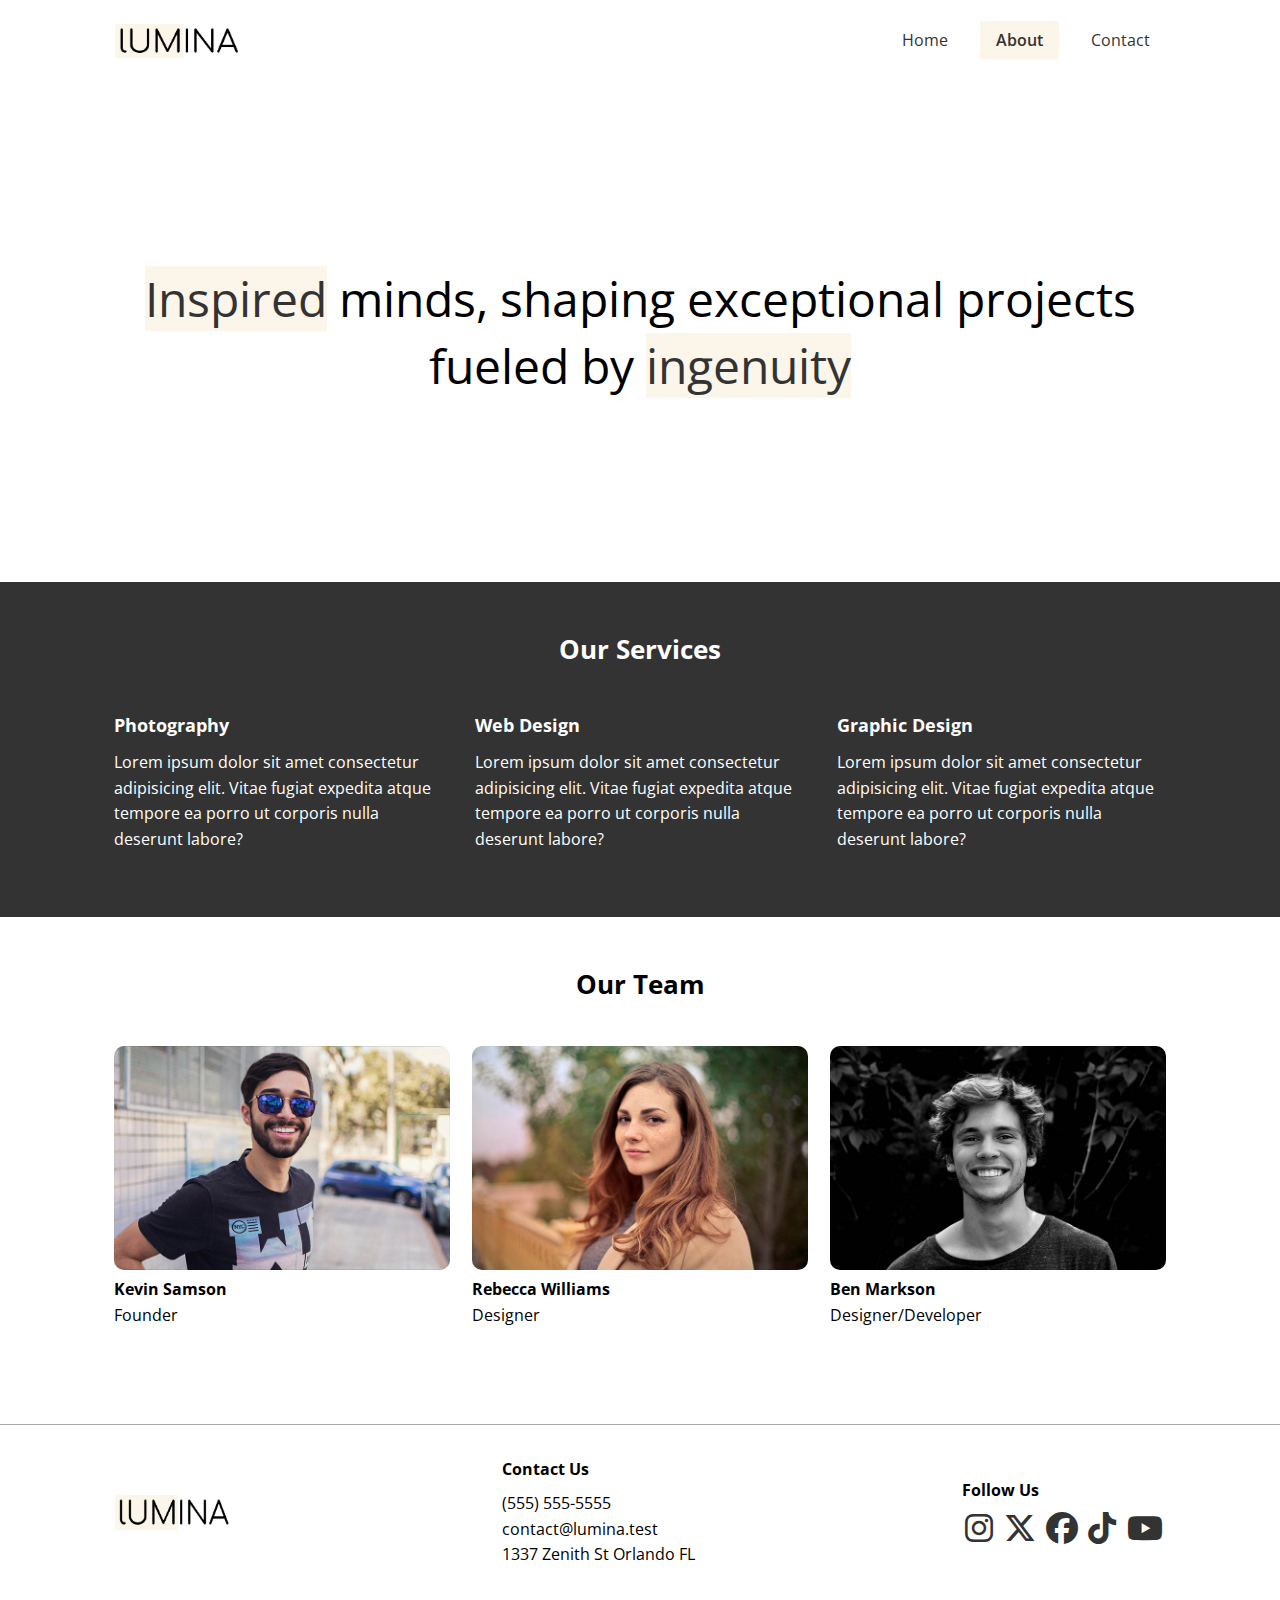
<file: about.html>
<!DOCTYPE html>
<html lang="en">

<head>
    <meta charset="UTF-8">
    <meta name="viewport" content="width=device-width, initial-scale=1.0">
    <link rel="preconnect" href="https://fonts.googleapis.com">
    <link rel="stylesheet" href="https://cdnjs.cloudflare.com/ajax/libs/font-awesome/6.7.2/css/all.min.css"
        integrity="sha512-Evv84Mr4kqVGRNSgIGL/F/aIDqQb7xQ2vcrdIwxfjThSH8CSR7PBEakCr51Ck+w+/U6swU2Im1vVX0SVk9ABhg=="
        crossorigin="anonymous" referrerpolicy="no-referrer" />
    <link rel="preconnect" href="https://fonts.gstatic.com" crossorigin>
    <link href="https://fonts.googleapis.com/css2?family=Open+Sans:ital,wght@0,300..800;1,300..800&display=swap"
        rel="stylesheet">
    <link rel="stylesheet" href="/css/styles.css">
    <link rel="icon" href="images/favicon.ico">
    <title>About Lumina Creative</title>
</head>

<body>
    <header class="header">
        <div class="container container-sm header-flex">
            <img src="/images/logo.png" alt="Lumina Creative" class="logo">
            <ul class="main-menu">
                <li><a href="/">Home</a></li>
                <li><a class="current" href="about.html">About</a></li>
                <li><a href="contact.html">Contact</a></li>
            </ul>
        </div>
    </header>

    <section class="hero">
        <div class="container container-sm">
            <h2>
                <span class="bg-primary">Inspired</span> minds, shaping exceptional projects fueled by <span
                    class="bg-primary">ingenuity</span>
            </h2>
        </div>
    </section>

    <section class="services bg-dark">
        <div class="container footer-flex">
            <h2 class="section-heading">Our Services</h2>
            <div class="services-flex">
                <div class="service-item">
                    <h4>Photography</h4>
                    <p>Lorem ipsum dolor sit amet consectetur adipisicing elit. Vitae fugiat expedita atque tempore ea
                        porro ut corporis nulla deserunt labore? </p>
                </div>
                <div class="service-item">
                    <h4>Web Design</h4>
                    <p>Lorem ipsum dolor sit amet consectetur adipisicing elit. Vitae fugiat expedita atque tempore ea
                        porro ut corporis nulla deserunt labore? </p>
                </div>
                <div class="service-item">
                    <h4>Graphic Design</h4>
                    <p>Lorem ipsum dolor sit amet consectetur adipisicing elit. Vitae fugiat expedita atque tempore ea
                        porro ut corporis nulla deserunt labore? </p>
                </div>
            </div>
        </div>
    </section>

    <section class="team">
        <div class="container container-lg">
            <h2 class="section-heading">Our Team</h2>
            <div class="team-flex">
                <div class="team-item">
                    <img src="images/team1.jpg" alt="Team Member">
                    <h4>Kevin Samson</h4>
                    <p>Founder</p>
                </div>
                <div class="team-item">
                    <img src="images/team2.jpg" alt="Team Member">
                    <h4>Rebecca Williams</h4>
                    <p>Designer</p>
                </div>
                <div class="team-item">
                    <img src="images/team3.jpg" alt="Team Member">
                    <h4>Ben Markson</h4>
                    <p>Designer/Developer</p>
                </div>
            </div>
        </div>
    </section>

    <footer class="footer">
        <div class="container footer-flex">
            <img src="images/logo.png" alt="Lumina Creative">

            <div>
                <h4>Contact Us</h4>
                <ul>
                    <li>(555) 555-5555</li>
                    <li>contact@lumina.test</li>
                    <li> 1337 Zenith St Orlando FL</li>
                </ul>
            </div>

            <div>
                <h4>Follow Us</h4>
                <a href="#"><i class="fab fa-instagram fa-2x"></i></a>
                <a href="#"><i class="fab fa-x-twitter fa-2x"></i></a>
                <a href="#"><i class="fab fa-facebook fa-2x"></i></a>
                <a href="#"><i class="fab fa-tiktok fa-2x"></i></a>
                <a href="#"><i class="fab fa-youtube fa-2x"></i></a>
            </div>
        </div>
    </footer>
</body>

</html>
</file>
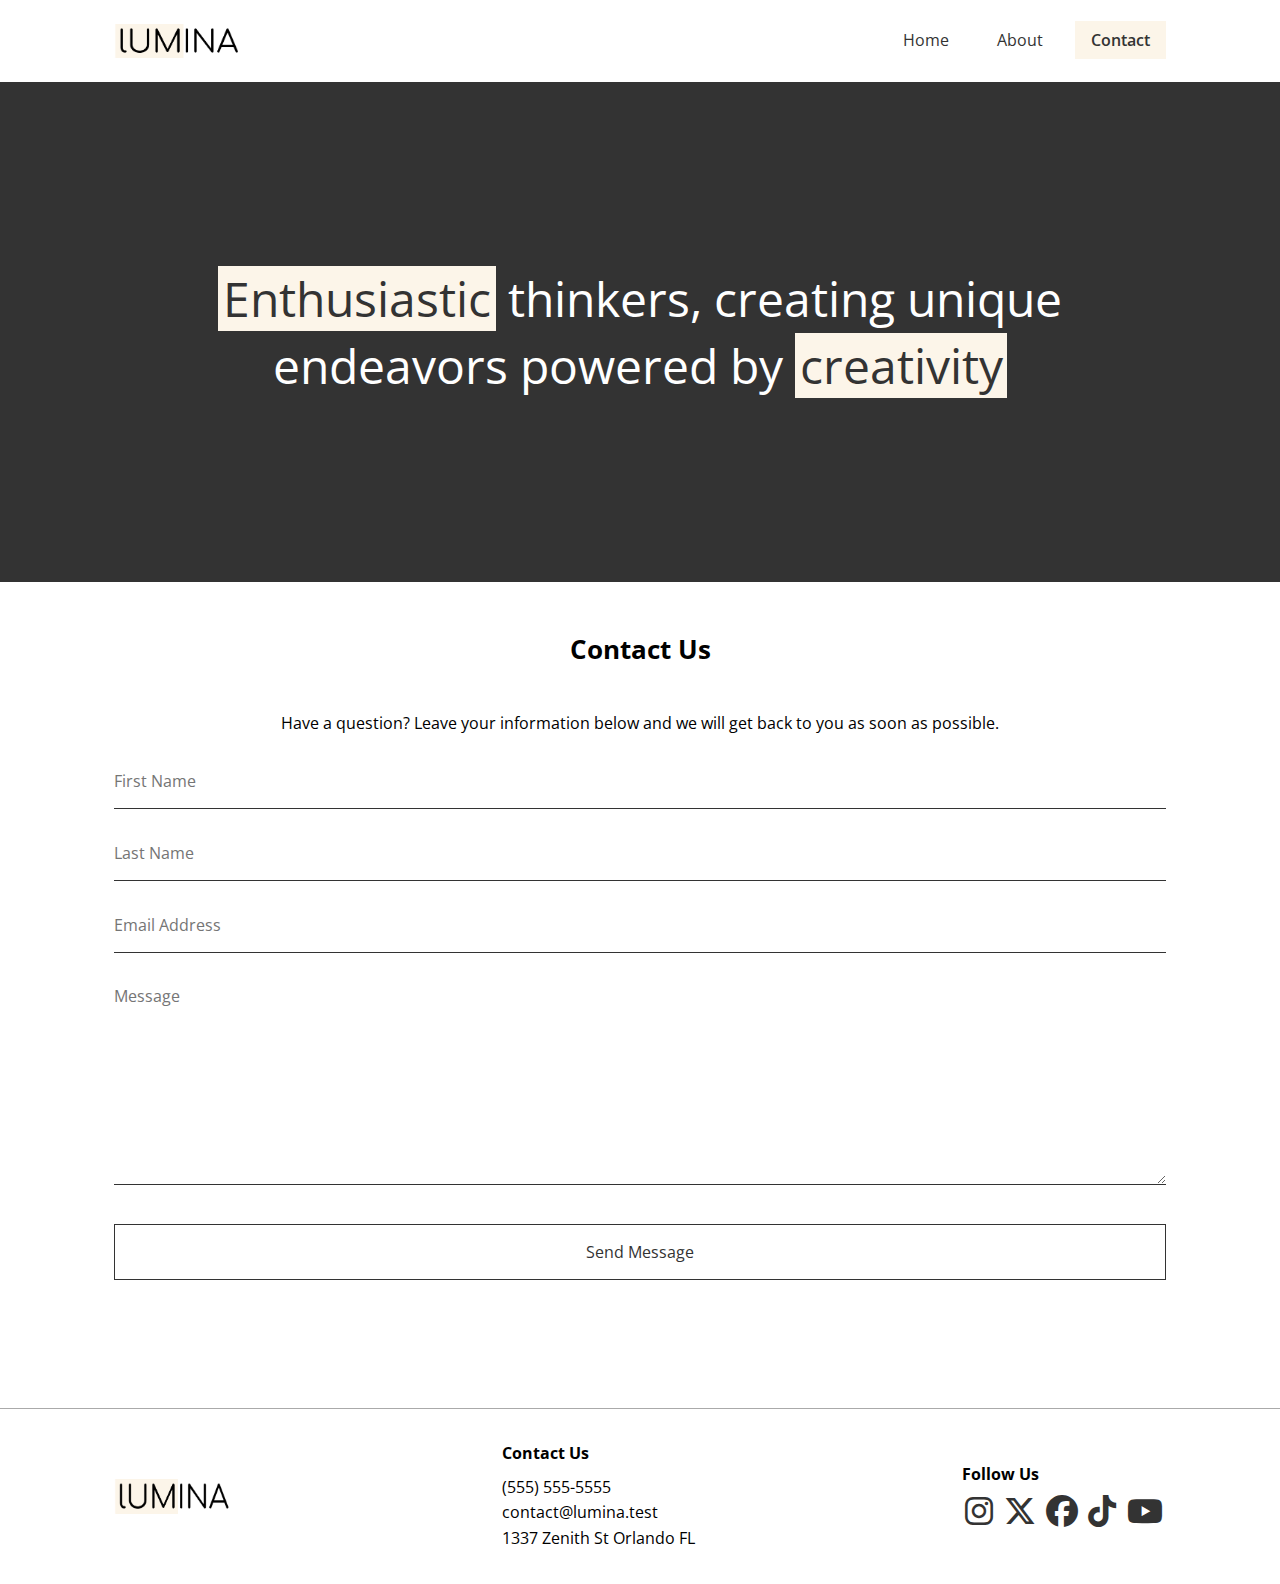
<file: contact.html>
<!DOCTYPE html>
<html lang="en">

<head>
    <meta charset="UTF-8">
    <meta name="viewport" content="width=device-width, initial-scale=1.0">
    <link rel="preconnect" href="https://fonts.googleapis.com">
    <link rel="stylesheet" href="https://cdnjs.cloudflare.com/ajax/libs/font-awesome/6.7.2/css/all.min.css"
        integrity="sha512-Evv84Mr4kqVGRNSgIGL/F/aIDqQb7xQ2vcrdIwxfjThSH8CSR7PBEakCr51Ck+w+/U6swU2Im1vVX0SVk9ABhg=="
        crossorigin="anonymous" referrerpolicy="no-referrer" />
    <link rel="preconnect" href="https://fonts.gstatic.com" crossorigin>
    <link href="https://fonts.googleapis.com/css2?family=Open+Sans:ital,wght@0,300..800;1,300..800&display=swap"
        rel="stylesheet">
    <link rel="stylesheet" href="/css/styles.css">
    <link rel="icon" href="images/favicon.ico">
    <title>About Lumina Creative</title>
</head>

<body>
    <header class="header">
        <div class="container container-sm header-flex">
            <img src="/images/logo.png" alt="Lumina Creative" class="logo">
            <ul class="main-menu">
                <li><a href="/">Home</a></li>
                <li><a href="about.html">About</a></li>
                <li><a class="current" href="contact.html">Contact</a></li>
            </ul>
        </div>
    </header>

    <section class="hero bg-dark">
        <div class="container container-sm">
            <h2>
                <span class="bg-primary">Enthusiastic</span> thinkers, creating unique endeavors powered by <span
                    class="bg-primary">creativity</span>
            </h2>
        </div>
    </section>

    <section class="contact">
        <div class="container container-sm">
            <h2 class="section-heading">Contact Us</h2>
            <p>
                Have a question? Leave your information below and we will get back to you as soon as possible.
            </p>
            <form name="contact" netlify>
                <div class="form-group">
                    <label for="first-name" class="visually-hidden">First Name</label>
                    <input type="text" id="first-name" name="first-name" placeholder="First Name">
                </div>
                <div class="form-group">
                    <label for="last-name" class="visually-hidden">Last Name</label>
                    <input type="text" id="last-name" name="last-name" placeholder="Last Name">
                </div>
                <div class="form-group">
                    <label for="email" class="visually-hidden">Email Address</label>
                    <input type="email" id="email" name="email" placeholder="Email Address">
                </div>
                <div class="form-group">
                    <label for="message" class="visually-hidden">Message</label>
                    <textarea type="text" id="email" name="message" placeholder="Message"></textarea>
                </div>
                <div class="form-group">
                    <button type="submit" class="btn">Send Message</button>
                </div>
            </form>
        </div>
    </section>

    <footer class="footer">
        <div class="container footer-flex">
            <img src="images/logo.png" alt="Lumina Creative">

            <div>
                <h4>Contact Us</h4>
                <ul>
                    <li>(555) 555-5555</li>
                    <li>contact@lumina.test</li>
                    <li> 1337 Zenith St Orlando FL</li>
                </ul>
            </div>

            <div>
                <h4>Follow Us</h4>
                <a href="#"><i class="fab fa-instagram fa-2x"></i></a>
                <a href="#"><i class="fab fa-x-twitter fa-2x"></i></a>
                <a href="#"><i class="fab fa-facebook fa-2x"></i></a>
                <a href="#"><i class="fab fa-tiktok fa-2x"></i></a>
                <a href="#"><i class="fab fa-youtube fa-2x"></i></a>
            </div>
        </div>
    </footer>
</body>

</html>
</file>
<file: css/styles.css>
* {
    margin: 0;
    padding: 0;
    box-sizing: border-box;
}

:root {
    --primary-color: #fcf5e9;
    --dark-color: #333;
    --container-normal: 1100px;
    --container-wide: 1100px;
    --container-narrow: 1100px;
}

body {
    font-family: 'Open Sans', sans-serif;
    line-height: 1.6;
}

a {
    text-decoration: none;
    color: #333;
}

ul {
    list-style: none;
}

img {
    max-width: 100%;
}

/* Utility Classes */
.bg-primary {
    background: var(--primary-color);
    color: #333;
}

.bg-dark {
    background: var(--dark-color); 
    color: #fff;
}

.bg-dark .bg-primary {
    padding: 0 0.3rem;
}

.btn {
    display: inline-block;
    padding: 1rem 2rem;
    border: 1px solid #333;
    background: transparent;
    font-family: inherit;
    font-size: inherit;
    cursor: pointer;
    color: #333;
}

.btn:hover {
    background: #333;
    color: #fff;
}

.visually-hidden {
    clip: rect(0 0 0 0);
    clip-path: inset(50%);
    height: 1px;
    overflow: hidden;
    position: absolute;
    white-space: nowrap;
    width: 1px;
}

.section-heading {
    font-size: 1.6rem;
    text-align: center;
    margin-bottom: 40px;
}

/* Container */
.container {
    max-width: var(--container-normal);
    margin: 0 auto;
    padding: 0 1.5rem;
}

.container-lg {
    max-width: var(--container-wide);
}

.container-sm {
    max-width: var(--container-narrow);
}

/* Header */
.header {
    margin: 1.5rem auto;
}

.header .logo {
    width: 130px;
}

.header .header-flex {
    display: flex;
    justify-content: space-between;
    align-items: center;
}

.header .main-menu {
    display: flex;
    gap: 1rem;
}

.header .main-menu a {
    padding: 0.5rem 1rem;
}

.header .main-menu a:hover {
    background: var(--primary-color);
}

.current {
    background: var(--primary-color);
    font-weight: 600;
}

/* Hero */
.hero {
    height: 500px;
    display: flex;
    justify-content: center;
    align-items: center;
    text-align: center;
}

.hero h2 {
    font-size: 3rem;
    line-height: 1.4;
    font-weight: normal;
}

.gallery-flex {
    display: flex;
    justify-content: center;
    flex-wrap: wrap;
    gap: 20px;
}

.gallery-item {
    width: calc(33.333% - 20px);
    border-radius: 10px;
}

.gallery-item img {
    border-radius: 10px;
}

.gallery-item:hover {
    opacity: 0.9;
}

/* Footer */
.footer {
    border-top: 1px solid #aaa;
    padding: 2rem 1.5rem;
    margin-top: 2rem ;
}

.footer .footer-flex {
    display: flex;
    justify-content: space-between;
    align-items: center;
}

.footer img {
    width: 120px;
    height: 35px;
}

.footer h4 {
    font-size: 1rem;
    margin-bottom: 0.5rem;
}

.footer a {
    margin: 0.2rem;
}

/* Services */
.services {
    padding: 3rem 0 4rem;
}

.services-flex {
    display: flex;
    gap: 2rem;
}

.service-item h4 {
    font-size: 1.1rem;
    margin-bottom: 0.7rem;
}

/* Team */
.team {
    padding: 3rem 0 4rem;
}

.team-flex {
    display: flex;
    gap: 1.4rem;
}

.team img {
    border-radius: 10px;
}

/* Contact */
.contact {
    padding: 3rem 0 4rem;
}

.contact p {
    text-align: center;
    margin-bottom: 2rem;
}

.form-group {
    margin: 2rem 0;
}

.contact input,
.contact textarea {
    border: none;
    border-bottom: 1px #333 solid;
    width: 100%;
    font-family: inherit;
    font-size: inherit;
    padding-bottom: 1rem;
}

.contact textarea {
    height: 200px;
}

.contact input:focus,
.contact textarea:focus {
    outline: 0;
}

.contact .btn {
    width: 100%;
}

/* Media Queries */
@media(max-width: 768px) {
    .header .header-flex,
    .footer .footer-flex,
    .services .services-flex,
    .team .team-flex {
        flex-direction: column;
        gap: 1.5rem;
    }

    .hero {
        height: 300px;  
    }

    .hero h2 {
        font-size: 1.8rem;
    }

    .gallery-item {
        width: calc(50% - 20px);
    }

    .footer .footer-flex {
        text-align: center;
    }
}
</file>
